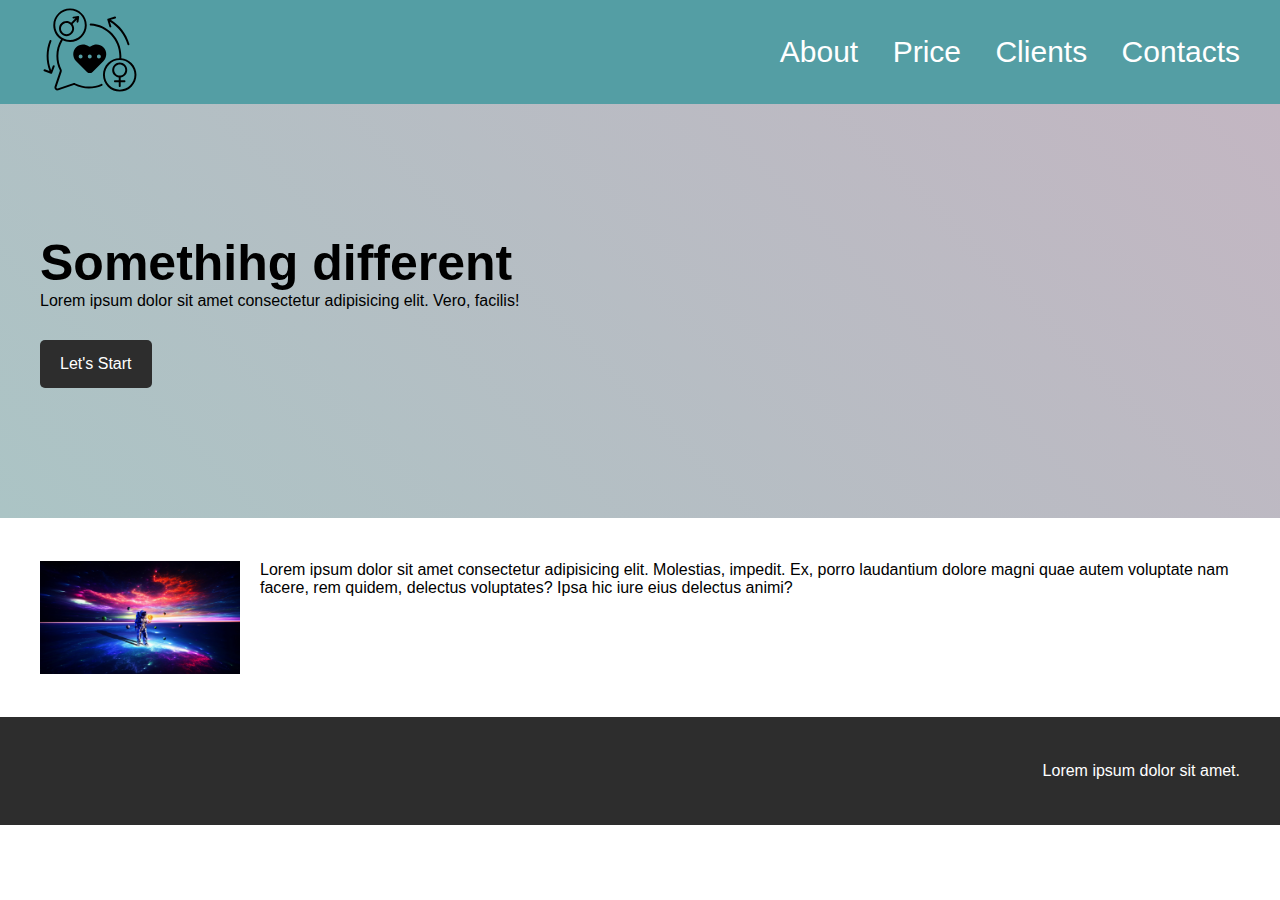
<file: task4.1/index.html>
<!DOCTYPE html>
<html lang="en">

<head>
    <meta charset="UTF-8">
    <meta http-equiv="X-UA-Compatible" content="IE=edge">
    <meta name="viewport" content="width=device-width, initial-scale=1.0">
    <title>task4.1</title>
    <link rel="stylesheet" href="./css/style.css">
</head>

<body>
    <header>
        <div class="container">
            <a clsass="logo" href="#">
                <img src="./images/logo.svg" alt="logo">
            </a>
            <nav>
                <ul>
                    <li><a href="#">About</a></li>
                    <li><a href="#">Price</a></li>
                    <li><a href="#">Clients</a></li>
                    <li><a href="#">Contacts</a></li>
                </ul>
            </nav>
        </div>
    </header>

    <main>
        <div class="gradient">
            <div class="container">
                <h1>Somethihg different</h1>
                <p>
                    Lorem ipsum dolor sit amet consectetur adipisicing elit. Vero, facilis!
                </p>
                <a class="start" href="#">Let's Start</a>
            </div>
        </div>
        <div class="contant">
            <div class="container">
                <img class="kosmonavt" src="./images/kosmonavt.jpg" alt="kosmonavt">
                <p>
                    Lorem ipsum dolor sit amet consectetur adipisicing elit. Molestias, impedit. Ex, porro laudantium dolore magni quae autem voluptate nam facere, rem quidem, delectus voluptates? Ipsa hic iure eius delectus animi?
                </p>
            </div>
        </div>
    </main>

    <footer>
        <div class="container">
            <p>
                Lorem ipsum dolor sit amet.
            </p>
        </div>
    </footer>
</body>

</html>
</file>
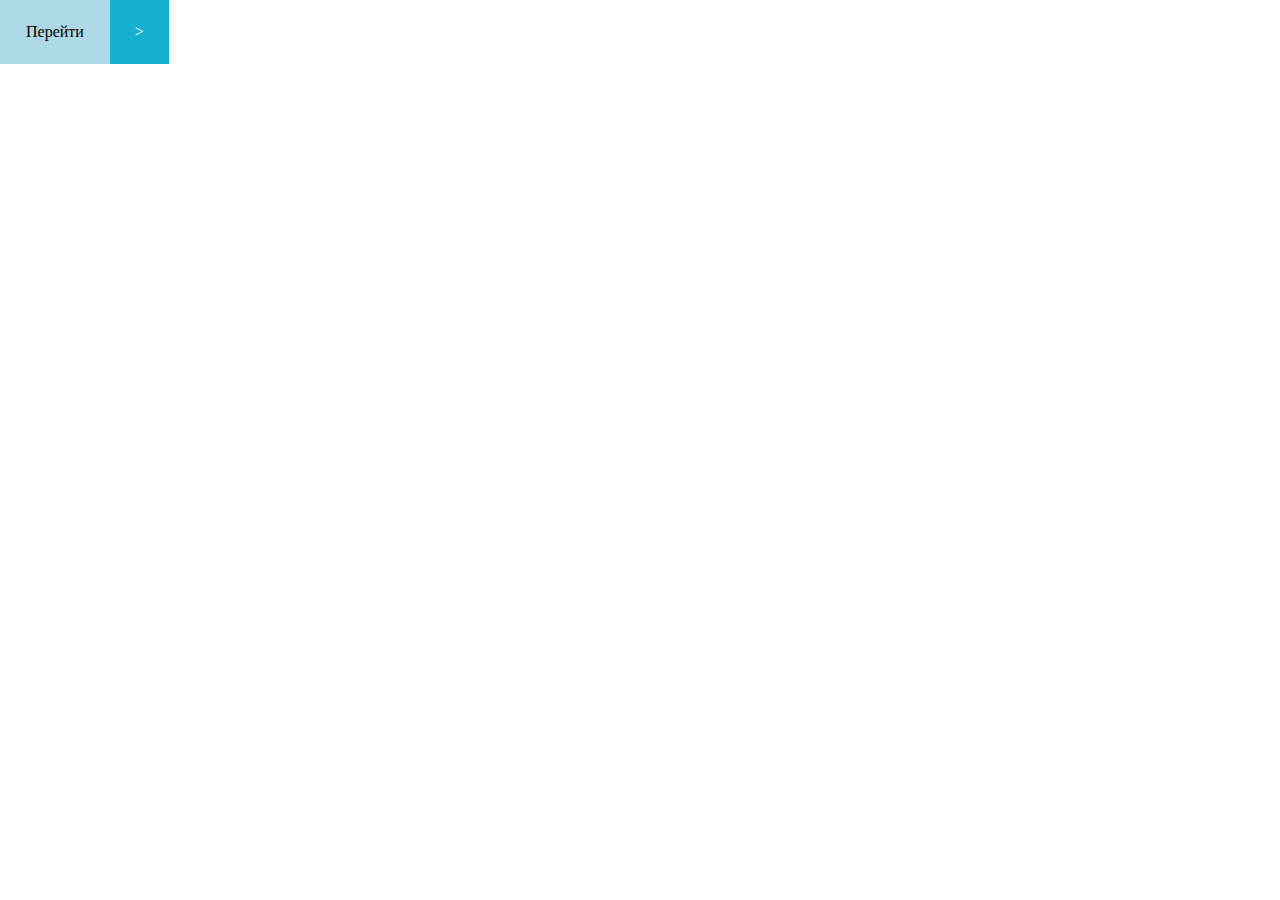
<file: task4.2/index.html>
<!DOCTYPE html>
<html lang="en">
<head>
    <meta charset="UTF-8">
    <meta http-equiv="X-UA-Compatible" content="IE=edge">
    <meta name="viewport" content="width=device-width, initial-scale=1.0">
    <title>task4.2</title>
    <link rel="stylesheet" href="./css/style.css">
</head>
<body>
    <a href="#">Перейти</a>
</body>
</html>
</file>
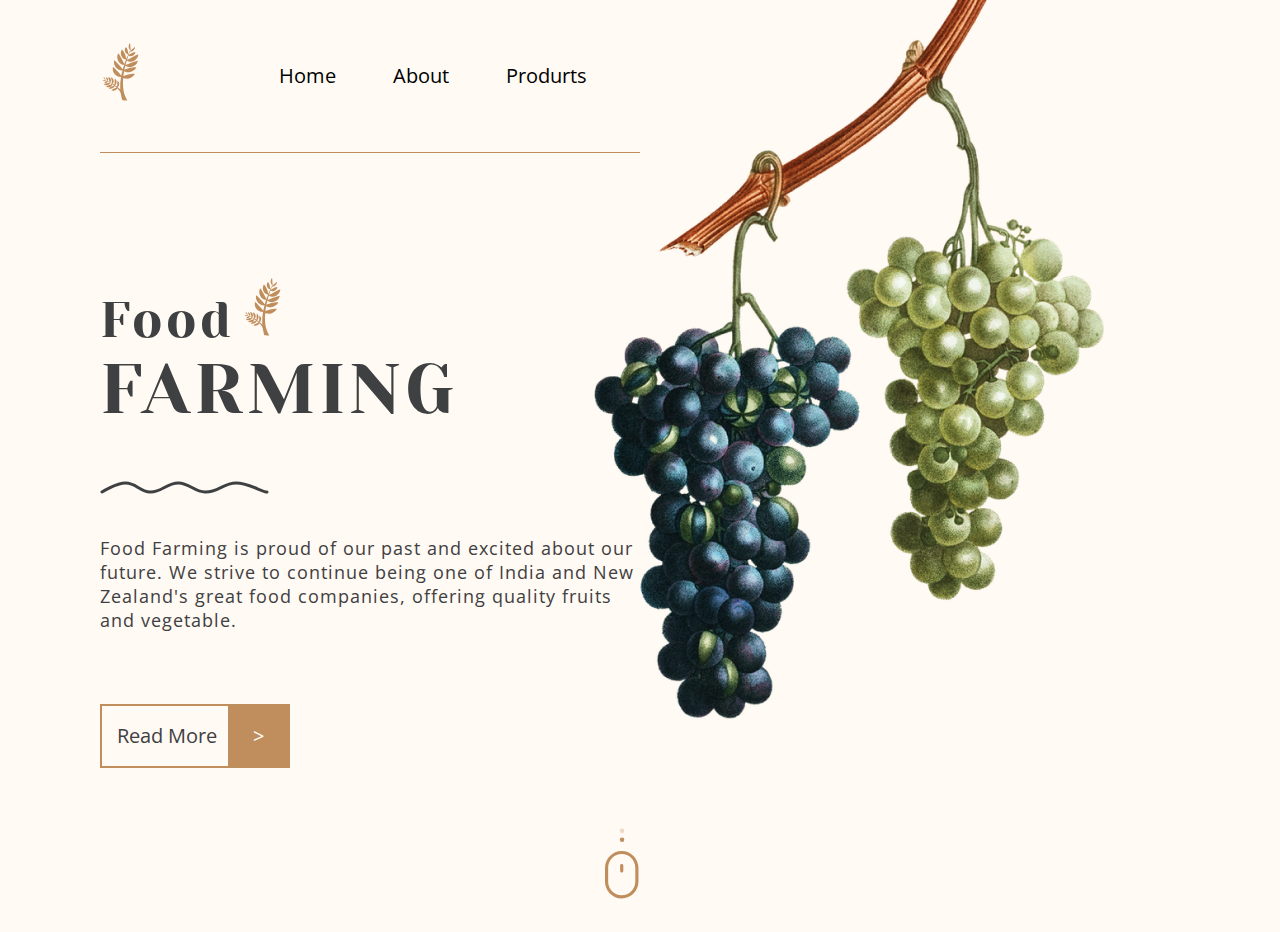
<file: task4.3/index.html>
<!DOCTYPE html>
<html lang="en">

<head>
    <meta charset="UTF-8">
    <meta http-equiv="X-UA-Compatible" content="IE=edge">
    <meta name="viewport" content="width=device-width, initial-scale=1.0">
    <title>task4.3</title>
    <link rel="stylesheet" href="./css/style.css">
    <link
        href="https://fonts.googleapis.com/css2?family=Open+Sans:wght@300;400;500;600;700;800&family=Yeseva+One&display=swap"
        rel="stylesheet">
</head>

<body>
    <div class="container">
        <div class="header">
            <header>
                <a href="#"><img class="logo" src="./images/logo.svg" alt="logo"></a>
                <nav>
                    <ul>
                        <li><a href="#">Home</a></li>
                        <li><a href="#">About</a></li>
                        <li><a href="#">Produrts</a></li>
                    </ul>
                </nav>

            </header>
        </div>

        <main>
            <h1><span>Food</span>farming</h1>
            <p>
                Food Farming is proud of our past and excited about our future. We strive to continue being one of India
                and New Zealand's great food companies, offering quality fruits and vegetable.
            </p>
            <a class="button" href="#">Read More</a>
            <div class="mouse">
                <a href="#"><img src="./images/mouse.svg" alt="mouse"></a>
            </div>
        </main>
    </div>

</body>

</html>
</file>
<file: task4.1/css/style.css>
* {
    margin: 0;
    padding: 0;
    box-sizing: border-box;
}

body {
    font-family: 'Segoe UI', Tahoma, Geneva, Verdana, sans-serif;
}

.container {
    max-width: 1200px;
    margin: auto;
}

header {
    background-color: #549ea4;
}

header .container, .contant .container {
    overflow: auto;
}

.logo {
    float: left;
}

header img {
    width: 100px;
}

header nav li {
    display: inline-block;
}

header nav {
    float: right;
    margin-top: 35px;
}

header nav a {
    color: #fff;
    text-decoration: none;
    margin-left: 30px;
    font-size: 30px;
}

.gradient {
    background-image: linear-gradient(45deg, #abc4c5, #c3b6c2);
    padding-top: 130px;
    padding-bottom: 130px;
}

.gradient h1 {
    font-size: 50px;
}

.start {
    display: inline-block;
    text-decoration: none;
    color: #fff;
    background-color: #2d2d2d;
    margin-top: 30px;
    padding: 15px 20px;
    border-radius: 5px;
}

.kosmonavt{
    float: left;
    max-width: 200px;
    margin-right: 20px;
}

.contant{
    padding-top: 43px;
    padding-bottom: 43px;
}

footer {
    background-color: #2d2d2d;
    padding-top: 45px;
    padding-bottom: 45px;
    color: #fff;
    text-align: right;
}
</file>
<file: task4.2/css/style.css>
*{
    margin: 0;
    padding: 0;
    box-sizing: border-box;
}

a{
    display: inline-block;
    text-decoration: none;
    background-color:lightblue;
    color: black;    
    padding-left: 26px;
    line-height: 64px;
}

a::after{
    content: ">";
    display: inline-block;
    color: #fff;
    background-color:#15afcf;
    width: 59px;
    height: 64px;
    line-height: 64px;
    text-align: center;
    margin-left: 26px;
}
</file>
<file: task4.3/css/style.css>
* {
    margin: 0;
    padding: 0;
    box-sizing: border-box;
}

.container {
    max-width: 1080px;
    margin: auto;
}

body {
    background-color: #FFFAF3;
    background-image: url(../images/fon.png);
    background-repeat: no-repeat;
    background-position: 83% -20px;
    font-family: 'Open Sans', sans-serif;
}

header {
    padding-top: 43px;
    padding-bottom: 44px;
    border-bottom: 1px #C08D5D solid;
}

.header {
    display: inline-block;
}

nav li,
header a,
nav {
    display: inline-block;
    vertical-align: middle
}

header a img {
    width: 39px;
    height: 59px;
    margin-right: 83px;
}

header a {
    text-decoration: none;
    color: #000000;
    padding-right: 53px;
    font-size: 20px;
}

main {
    padding-top: 125px;
}

h1 span {
    display: block;
    text-transform: none;
    font-size: 50px;
    letter-spacing: 3px;
}

h1 span::after {
    display: inline-block;
    content: url(../images/logo.svg);
    width: 45px;
    margin-left: 8px;
}

h1 {
    font-family: 'Yeseva One', cursive;
    font-size: 70px;
    letter-spacing: 4px;
    font-weight: 400;
    text-transform: uppercase;
    margin-bottom: 25px;
    color: #3F4042;
}

h1::after {
    display: block;
    content: url(../images/vector.svg);
    width: 165px;
}

p {
    width: 535px;
    color: #3F4042;
    font-size: 18px;
    padding-bottom: 72px;
    letter-spacing: 1px;
}

.button {
    display: inline-block;
    padding-left: 15px;
    border: #C08D5D 2px solid;
    text-decoration: none;
    color: #3F4042;
    font-size: 20px;
    text-align: center;
    padding-left: 15;
    max-width: 197px;
    max-height: 64px;
}

.button::after {
    display: inline-block;
    content: ">";
    color: #FFF;
    background-color: #C08D5D;
    margin-left: 11px;
    text-align: center;
    padding: 16px 24px 18px 25px;

}

.mouse{
    padding-top: 60px;
    padding-bottom: 70px;
}

.mouse a {
    display: block;
    background-repeat: no-repeat;
    width: 70px;
    height: 34px;
    margin: auto;
}
</file>
